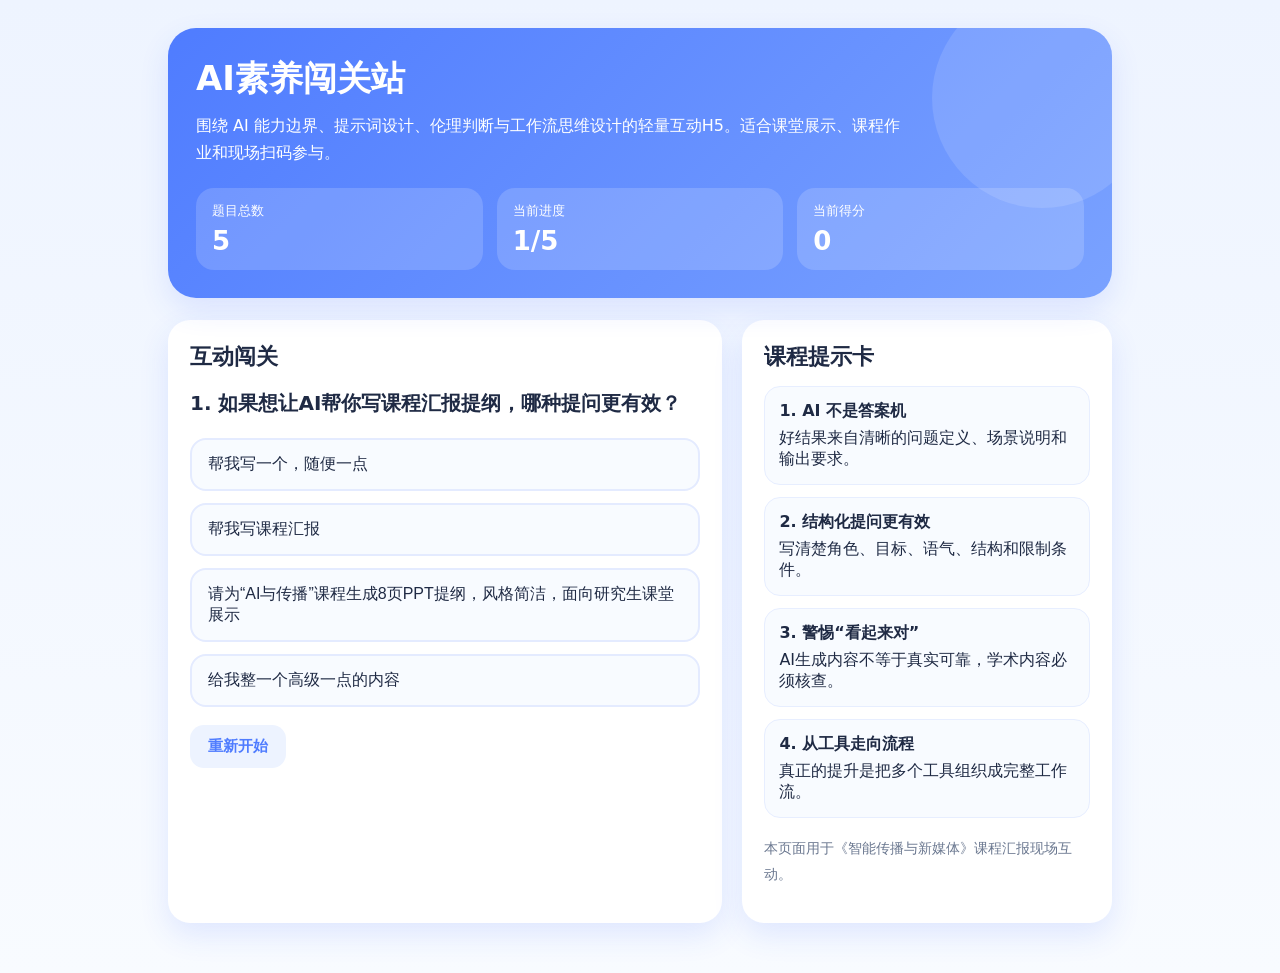
<file: ai-literacy/index.html>
<!DOCTYPE html>
<html lang="zh-CN">
<head>
<meta charset="UTF-8">
<meta name="viewport" content="width=device-width,initial-scale=1.0">
<title>AI素养闯关站</title>
<style>
:root{--p:#4f7cff;--p2:#7aa2ff;--g:#19b37d;--r:#ff6b6b;--t:#1f2a44;--m:#6b7890;--bg:#f6f9ff;--card:#fff}*{box-sizing:border-box}body{margin:0;font-family:PingFang SC,Microsoft YaHei,system-ui,sans-serif;background:linear-gradient(180deg,#eef4ff,#f8fbff);color:var(--t)}.wrap{max-width:980px;margin:0 auto;padding:28px 18px 50px}.hero{background:linear-gradient(135deg,var(--p),var(--p2));color:#fff;border-radius:28px;padding:28px;box-shadow:0 12px 30px rgba(46,88,255,.12);position:relative;overflow:hidden}.hero:after{content:"";position:absolute;width:220px;height:220px;right:-40px;top:-40px;border-radius:50%;background:rgba(255,255,255,.12)}h1{margin:0 0 10px;font-size:34px}.subtitle{margin:0;font-size:16px;line-height:1.7;max-width:720px}.stats{display:grid;grid-template-columns:repeat(3,1fr);gap:14px;margin-top:22px}.stat{background:rgba(255,255,255,.16);border-radius:18px;padding:14px 16px}.stat-label{font-size:13px}.stat-value{margin-top:6px;font-size:26px;font-weight:700}.grid{margin-top:22px;display:grid;grid-template-columns:1.2fr .8fr;gap:20px}.card{background:var(--card);border-radius:22px;box-shadow:0 12px 30px rgba(46,88,255,.12);padding:22px}.card h2{margin:0 0 14px;font-size:22px}.question{font-size:20px;line-height:1.7;margin-bottom:18px;font-weight:600}.options{display:grid;gap:12px}button.option{width:100%;text-align:left;border:2px solid #e4ebff;background:#f8fbff;border-radius:16px;padding:14px 16px;font-size:16px;color:var(--t);cursor:pointer}button.option:hover{border-color:var(--p2);transform:translateY(-1px)}button.option.correct{background:#eafbf4;border-color:#1fc88a}button.option.wrong{background:#fff1f1;border-color:#ff8b8b}button.option:disabled{cursor:default;opacity:1}.feedback{margin-top:16px;padding:14px 16px;border-radius:14px;font-size:15px;line-height:1.7;display:none}.feedback.show{display:block}.feedback.good{background:#eafbf4;color:#0c6c47}.feedback.bad{background:#fff1f1;color:#a13636}.actions{display:flex;gap:12px;margin-top:18px;flex-wrap:wrap}.primary,.ghost{border:none;border-radius:14px;padding:12px 18px;font-size:15px;font-weight:600;cursor:pointer}.primary{background:var(--p);color:#fff}.ghost{background:#edf3ff;color:var(--p)}.tip-list{display:grid;gap:12px}.tip{background:#f8fbff;border:1px solid #e7eeff;border-radius:16px;padding:14px}.tip strong{display:block;margin-bottom:6px}.result-box{text-align:center;padding:18px 10px 6px;display:none}.result-box.show{display:block}.result-score{font-size:54px;font-weight:800;color:var(--p);line-height:1;margin-bottom:10px}.badge{display:inline-block;margin-top:10px;padding:8px 14px;border-radius:999px;font-size:14px;background:#edf3ff;color:var(--p);font-weight:700}.footer-note{margin-top:18px;font-size:14px;color:var(--m);line-height:1.8}@media(max-width:860px){.grid,.stats{grid-template-columns:1fr}h1{font-size:28px}.question{font-size:18px}}
</style>
</head>
<body>
<div class="wrap">
<section class="hero">
<h1>AI素养闯关站</h1>
<p class="subtitle">围绕 AI 能力边界、提示词设计、伦理判断与工作流思维设计的轻量互动H5。适合课堂展示、课程作业和现场扫码参与。</p>
<div class="stats"><div class="stat"><div class="stat-label">题目总数</div><div class="stat-value">5</div></div><div class="stat"><div class="stat-label">当前进度</div><div class="stat-value"><span id="progressNow">1</span>/<span id="progressTotal">5</span></div></div><div class="stat"><div class="stat-label">当前得分</div><div class="stat-value" id="score">0</div></div></div>
</section>
<section class="grid">
<div class="card"><h2>互动闯关</h2><div id="quizArea"><div class="question" id="questionText"></div><div class="options" id="optionsBox"></div><div class="feedback" id="feedbackBox"></div><div class="actions"><button class="primary" id="nextBtn" style="display:none">下一题</button><button class="ghost" id="restartBtn">重新开始</button></div></div><div class="result-box" id="resultBox"><div class="result-score" id="finalScore">0</div><div>你的 AI 素养闯关得分</div><div class="badge" id="levelText">继续努力</div><p class="footer-note" id="summaryText"></p><div class="actions" style="justify-content:center"><button class="primary" onclick="restartQuiz()">再玩一次</button></div></div></div>
<div class="card"><h2>课程提示卡</h2><div class="tip-list"><div class="tip"><strong>1. AI 不是答案机</strong>好结果来自清晰的问题定义、场景说明和输出要求。</div><div class="tip"><strong>2. 结构化提问更有效</strong>写清楚角色、目标、语气、结构和限制条件。</div><div class="tip"><strong>3. 警惕“看起来对”</strong>AI生成内容不等于真实可靠，学术内容必须核查。</div><div class="tip"><strong>4. 从工具走向流程</strong>真正的提升是把多个工具组织成完整工作流。</div></div><p class="footer-note">本页面用于《智能传播与新媒体》课程汇报现场互动。</p></div>
</section>
</div>
<script>
const questions=[{q:'如果想让AI帮你写课程汇报提纲，哪种提问更有效？',options:['帮我写一个，随便一点','帮我写课程汇报','请为“AI与传播”课程生成8页PPT提纲，风格简洁，面向研究生课堂展示','给我整一个高级一点的内容'],answer:2,explain:'结构化提问更容易得到稳定结果，需要说明主题、用途、页数、风格和受众。'},{q:'以下哪一项最符合“AI能力边界”的理解？',options:['AI输出流畅，所以一定正确','AI可以替代所有人的独立判断','AI擅长生成和整理，但不天然保证真实性，需要人核查','只要提示词写得长，AI就不会出错'],answer:2,explain:'AI会出现幻觉、误引和逻辑偏差，关键事实仍需人工验证。'},{q:'哪种做法最接近“把AI变成工作流”？',options:['只用一个模型聊天，不做后续整理','先用AI生成结构，再用另一工具做图示，最后人工修改整合','把AI回答原封不动交作业','每次随意提问，不保留经验'],answer:1,explain:'工作流强调分步骤协同：生成、筛选、可视化、修改和输出。'},{q:'如果课程要求做一个互动H5页面，合理的入门路径是什么？',options:['必须先精通高级编程才可以开始','可以先让AI生成基础HTML，再边修改边理解代码','完全不需要看代码，随便复制即可','互动页面和AI课程没有关系'],answer:1,explain:'“先生成、再理解、再修改”适合入门。AI降低门槛，但理解代码结构仍重要。'},{q:'关于AI时代的学习方式，哪种理解更合理？',options:['以后只需要会点按钮操作','最重要的是背更多术语','关键能力是把问题表达清楚、组织工具、完成任务','AI出现后，专业学习没有意义了'],answer:2,explain:'真正稀缺的是问题拆解、结构化表达和把工具转成成果的能力。'}];
let current=0,score=0,locked=false;const questionText=document.getElementById('questionText'),optionsBox=document.getElementById('optionsBox'),feedbackBox=document.getElementById('feedbackBox'),nextBtn=document.getElementById('nextBtn'),restartBtn=document.getElementById('restartBtn'),scoreEl=document.getElementById('score'),progressNow=document.getElementById('progressNow'),progressTotal=document.getElementById('progressTotal'),resultBox=document.getElementById('resultBox'),quizArea=document.getElementById('quizArea'),finalScore=document.getElementById('finalScore'),levelText=document.getElementById('levelText'),summaryText=document.getElementById('summaryText');progressTotal.textContent=questions.length;
function renderQuestion(){locked=false;nextBtn.style.display='none';feedbackBox.className='feedback';feedbackBox.textContent='';progressNow.textContent=current+1;scoreEl.textContent=score;const item=questions[current];questionText.textContent=(current+1)+'. '+item.q;optionsBox.innerHTML='';item.options.forEach((opt,idx)=>{const btn=document.createElement('button');btn.className='option';btn.textContent=opt;btn.onclick=()=>chooseOption(idx,btn);optionsBox.appendChild(btn);});}
function chooseOption(index,btn){if(locked)return;locked=true;const item=questions[current];const buttons=[...document.querySelectorAll('.option')];buttons.forEach((b,i)=>{b.disabled=true;if(i===item.answer)b.classList.add('correct')});if(index===item.answer){score+=20;scoreEl.textContent=score;feedbackBox.className='feedback show good';feedbackBox.textContent='回答正确。'+item.explain}else{btn.classList.add('wrong');feedbackBox.className='feedback show bad';feedbackBox.textContent='这题答错了。'+item.explain}nextBtn.style.display='inline-block';nextBtn.textContent=current===questions.length-1?'查看结果':'下一题'}
function showResult(){quizArea.style.display='none';resultBox.classList.add('show');finalScore.textContent=score;let level='',summary='';if(score===100){level='AI素养达人';summary='你已经比较清晰地理解了AI能力边界、结构化提问和工作流思维。'}else if(score>=80){level='AI应用进阶者';summary='基础已经不错，下一步重点是把提示词能力和项目输出能力结合起来。'}else if(score>=60){level='AI探索者';summary='已经入门，但还需要更多结构化提问和内容核查练习。'}else{level='AI起步选手';summary='建议从清晰提问、拆解任务、反复修改开始，慢慢形成自己的工作流。'}levelText.textContent=level;summaryText.textContent=summary}
function restartQuiz(){current=0;score=0;resultBox.classList.remove('show');quizArea.style.display='block';renderQuestion()}nextBtn.addEventListener('click',()=>{if(current===questions.length-1)showResult();else{current++;renderQuestion()}});restartBtn.addEventListener('click',restartQuiz);renderQuestion();
</script>
</body>
</html>
</file>
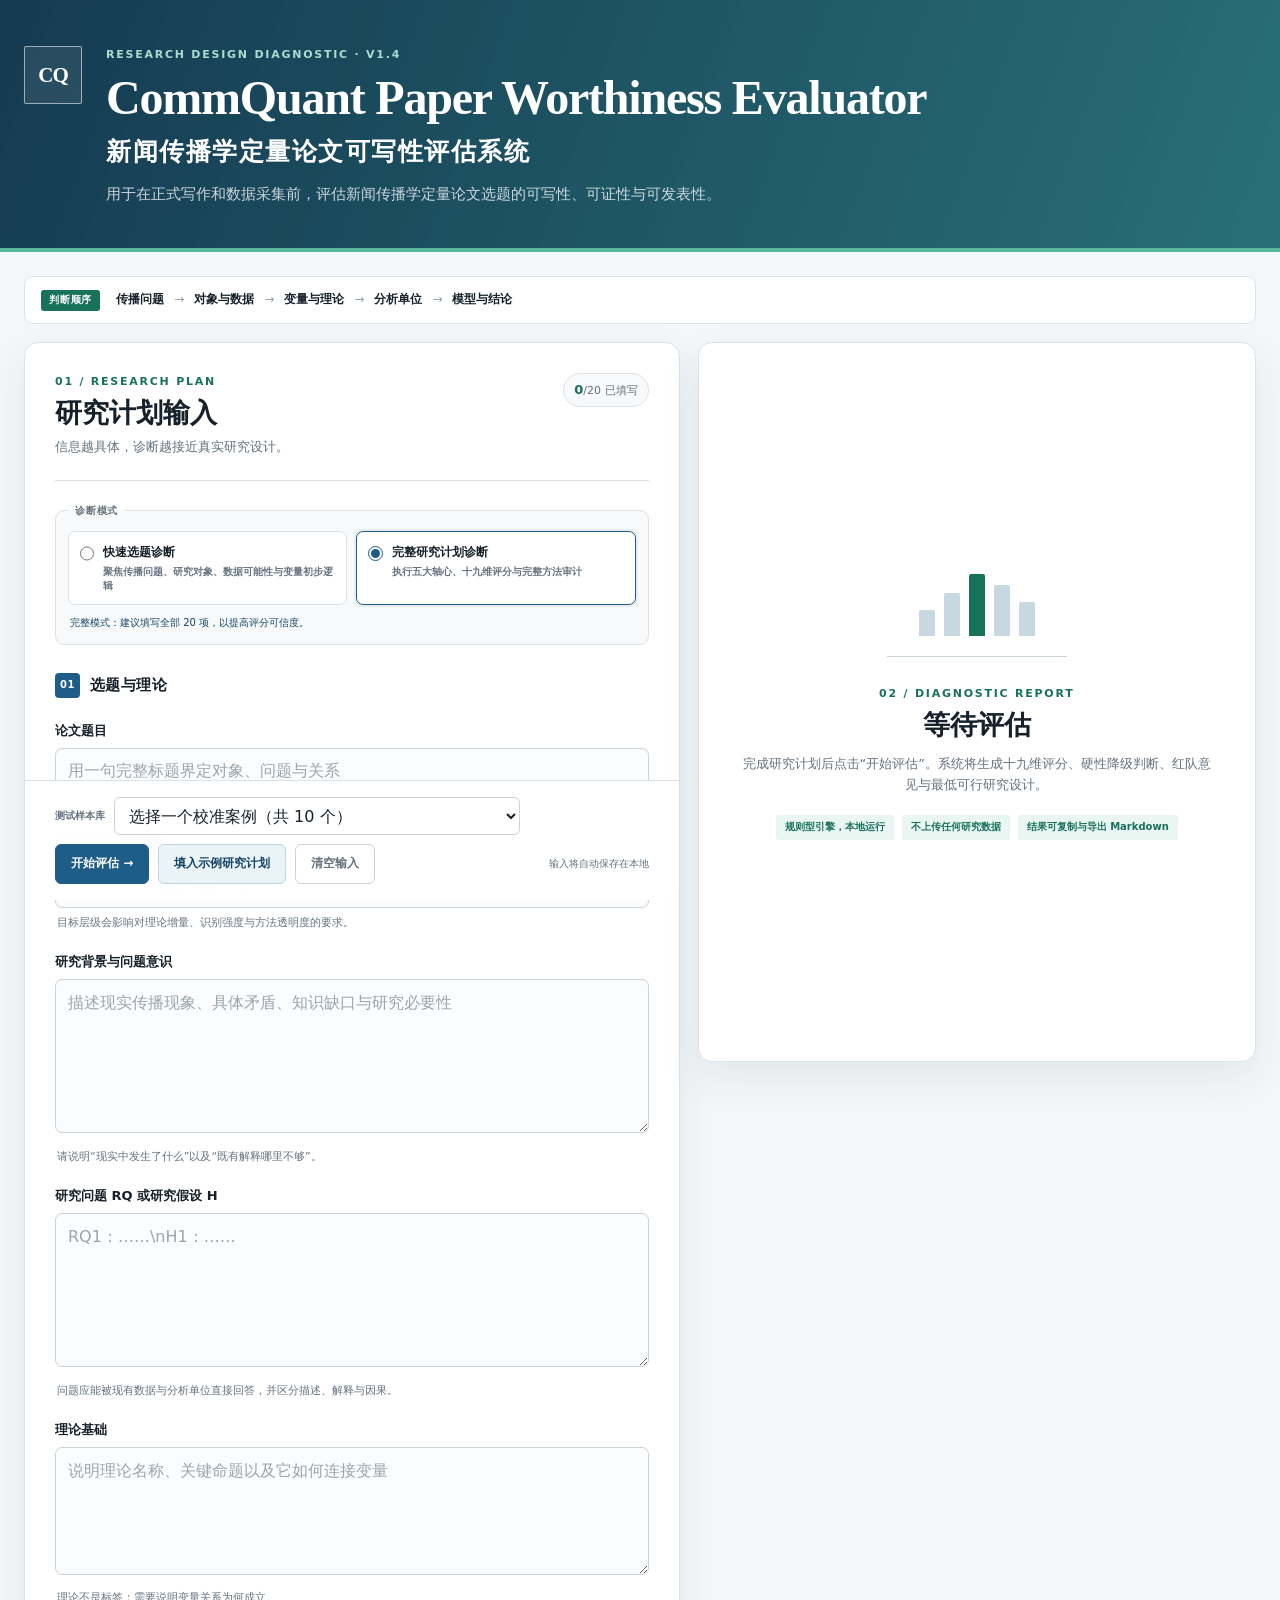
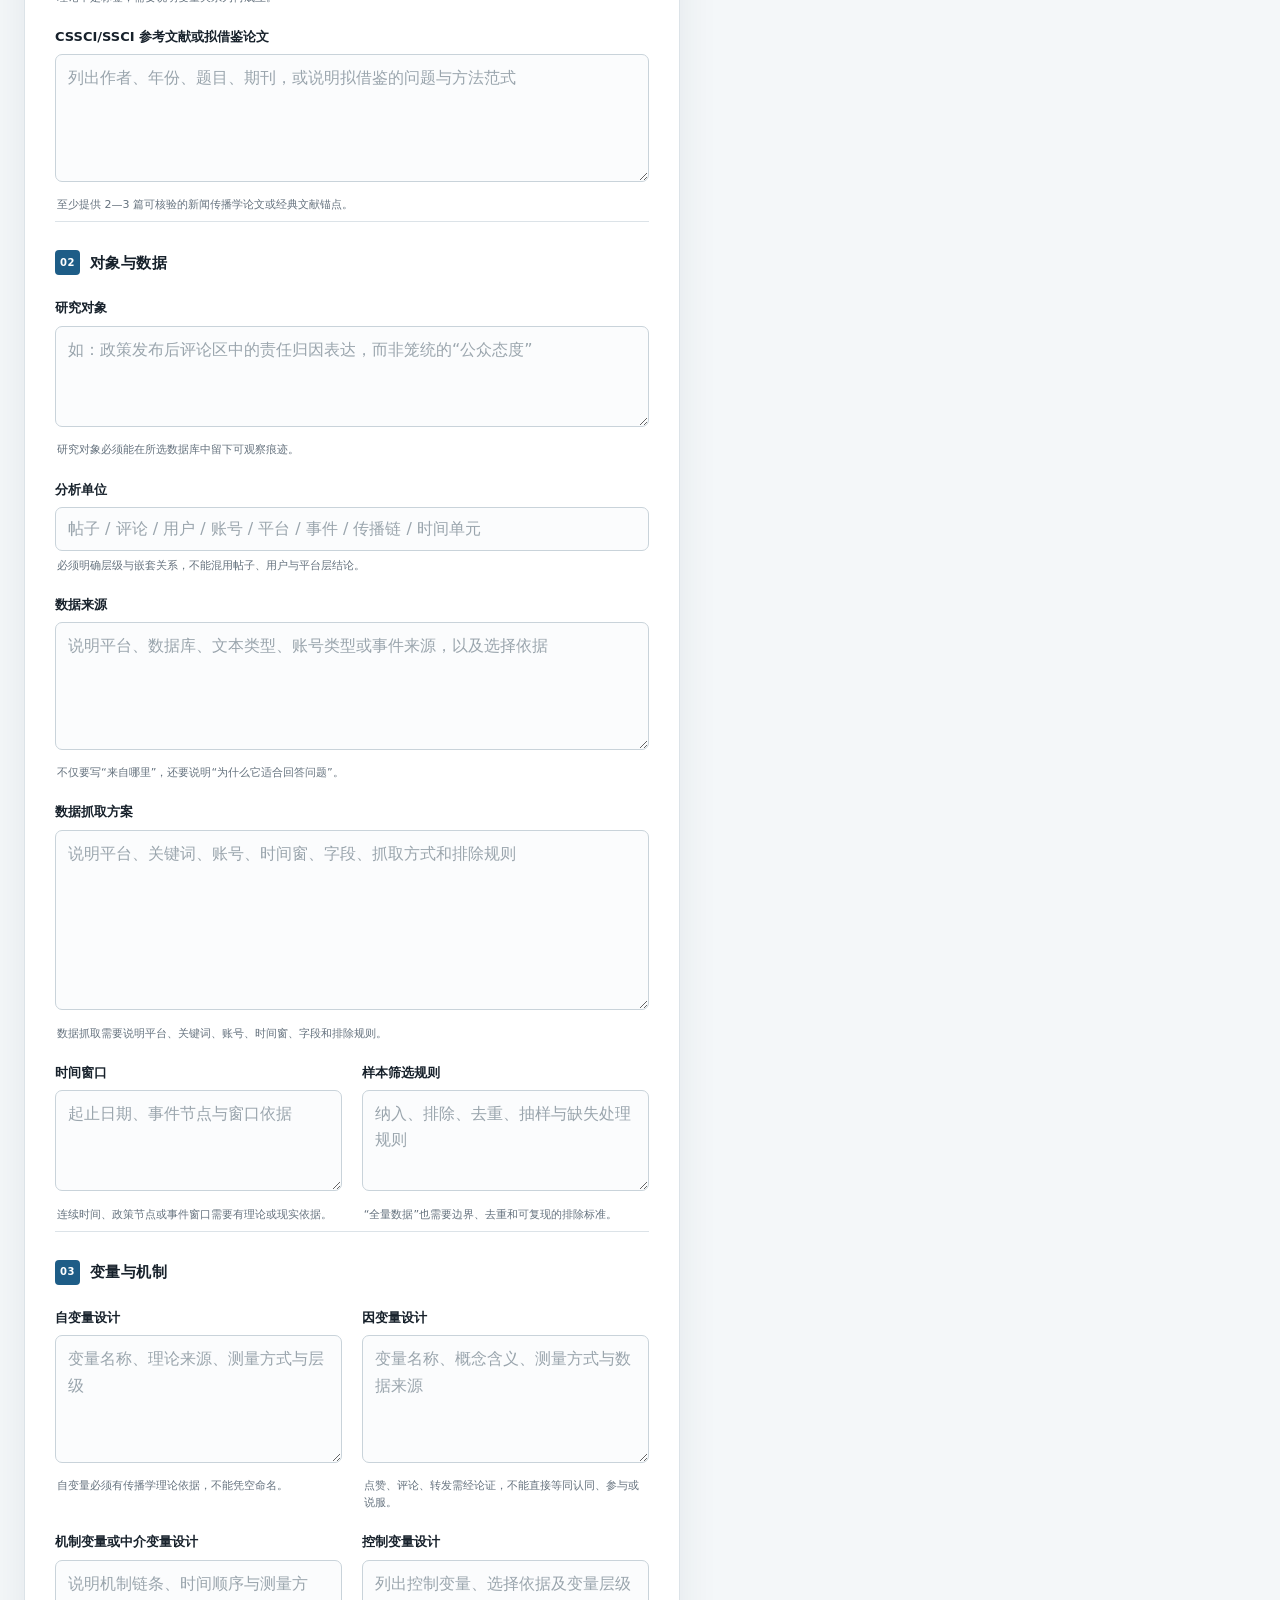
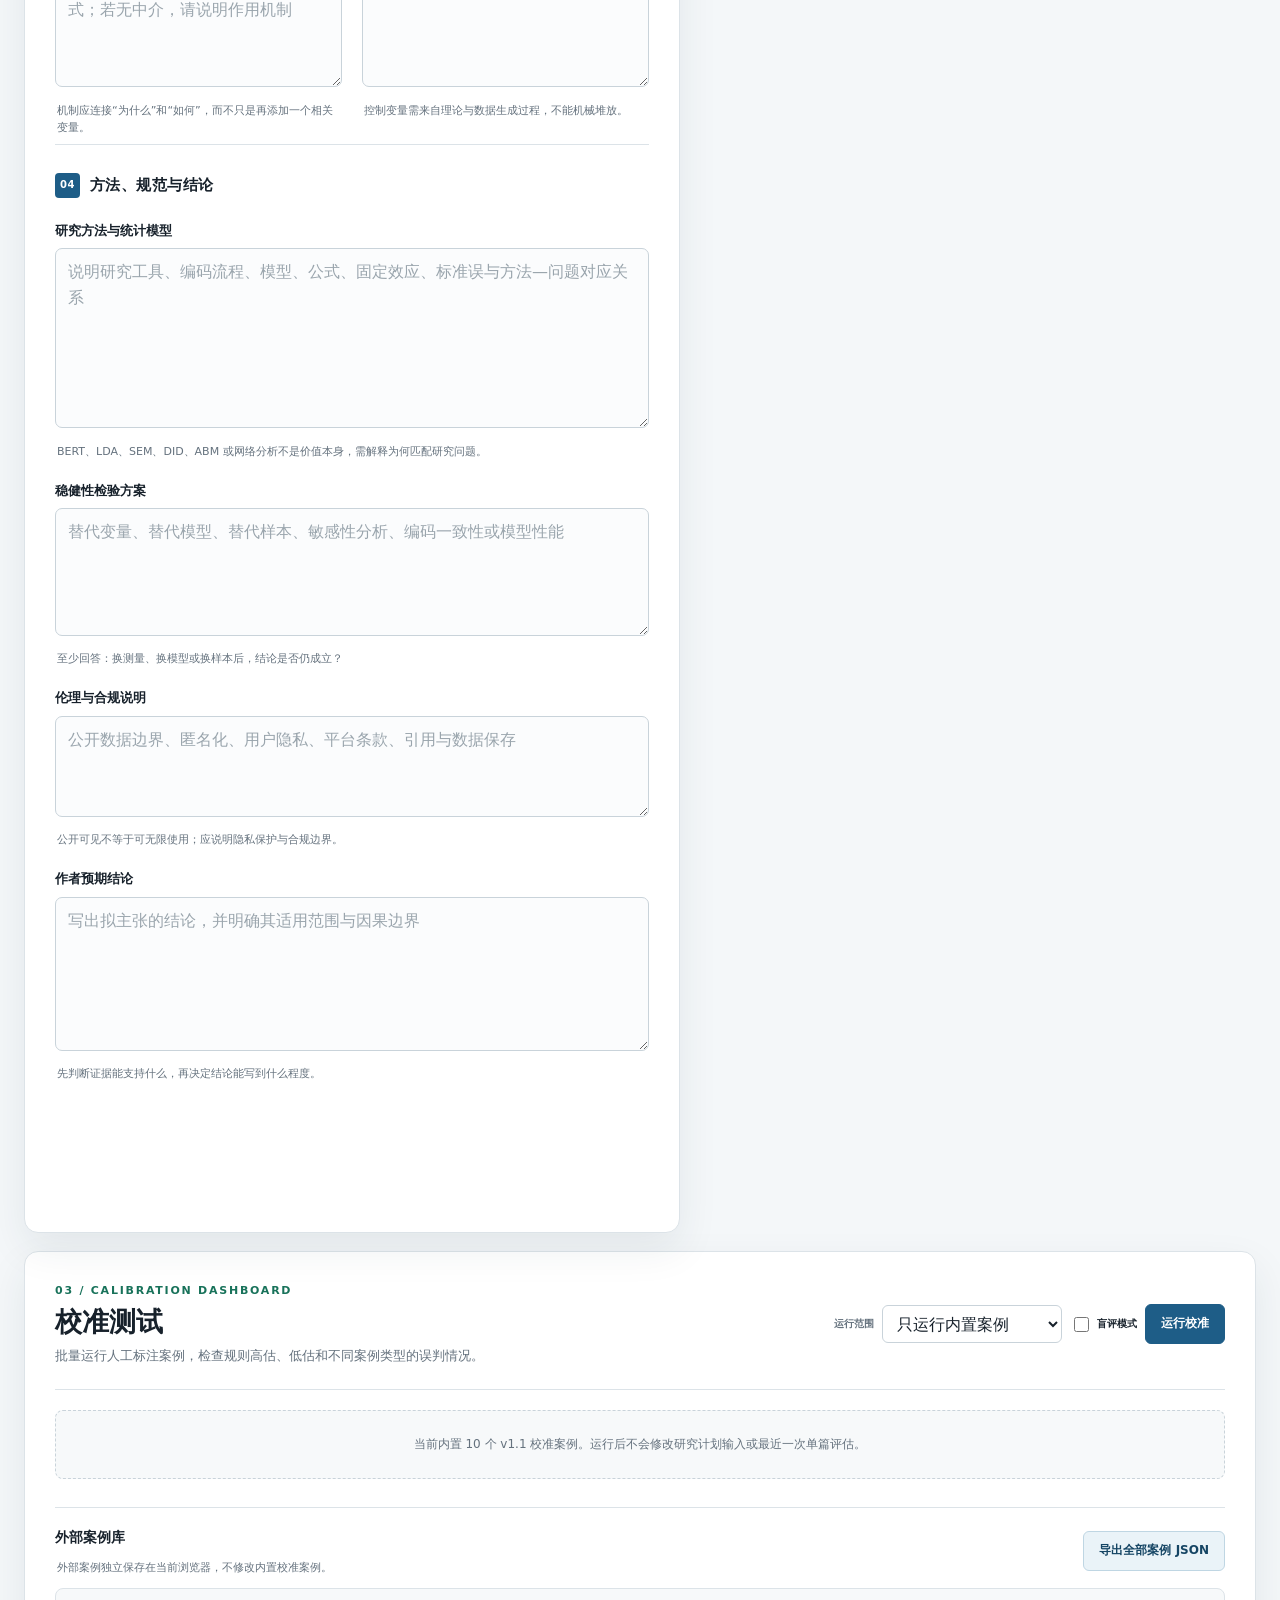
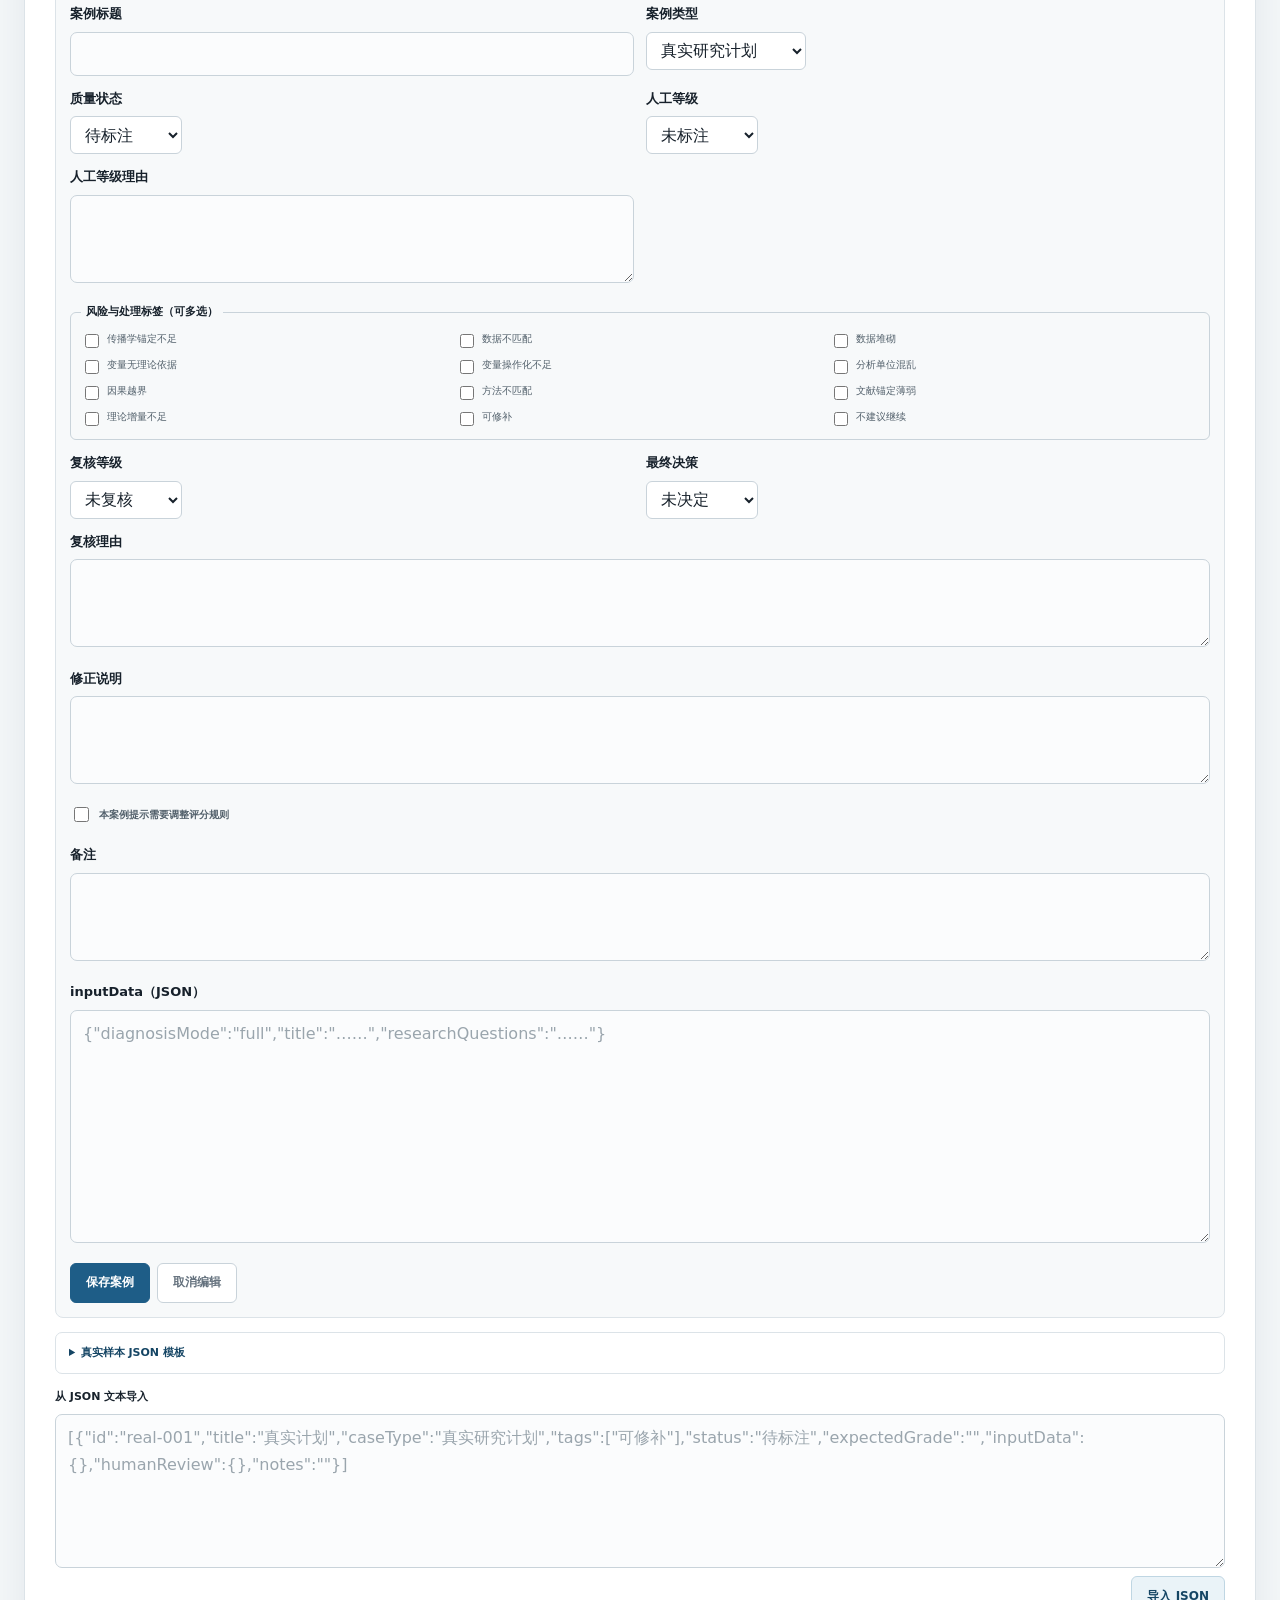
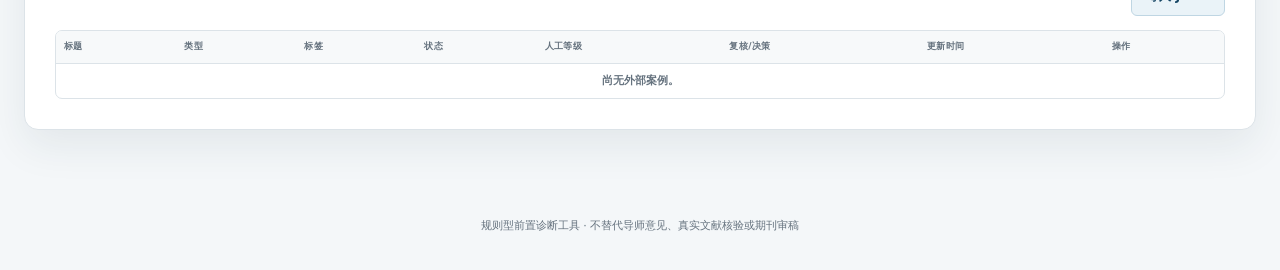
<file: commquant/index.html>
<!doctype html>
<html lang="zh-CN">
<head>
  <meta charset="UTF-8">
  <meta name="viewport" content="width=device-width, initial-scale=1.0">
  <meta name="description" content="新闻传播学定量论文研究设计前置诊断工具">
  <title>CommQuant Paper Worthiness Evaluator</title>
  <link rel="stylesheet" href="style.css">
</head>
<body>
  <header class="site-header">
    <div class="header-inner">
      <div class="brand-mark" aria-hidden="true">CQ</div>
      <div>
        <p class="eyebrow">RESEARCH DESIGN DIAGNOSTIC · V1.4</p>
        <h1>CommQuant Paper Worthiness Evaluator</h1>
        <p class="title-cn">新闻传播学定量论文可写性评估系统</p>
        <p class="subtitle">用于在正式写作和数据采集前，评估新闻传播学定量论文选题的可写性、可证性与可发表性。</p>
      </div>
    </div>
  </header>

  <main class="app-shell">
    <section class="principles" aria-label="评估原则">
      <span class="principle-index">判断顺序</span>
      <span>传播问题</span><i>→</i><span>对象与数据</span><i>→</i><span>变量与理论</span><i>→</i><span>分析单位</span><i>→</i><span>模型与结论</span>
    </section>

    <div class="workspace-grid">
      <section class="panel input-panel" aria-labelledby="input-title">
        <div class="panel-heading">
          <div>
            <p class="section-kicker">01 / RESEARCH PLAN</p>
            <h2 id="input-title">研究计划输入</h2>
            <p>信息越具体，诊断越接近真实研究设计。</p>
          </div>
          <span class="field-counter"><strong id="completed-count">0</strong>/20 已填写</span>
        </div>

        <fieldset class="mode-selector">
          <legend>诊断模式</legend>
          <label class="mode-option">
            <input type="radio" name="diagnosisMode" value="quick">
            <span>
              <strong>快速选题诊断</strong>
              <small>聚焦传播问题、研究对象、数据可能性与变量初步逻辑</small>
            </span>
          </label>
          <label class="mode-option">
            <input type="radio" name="diagnosisMode" value="full" checked>
            <span>
              <strong>完整研究计划诊断</strong>
              <small>执行五大轴心、十九维评分与完整方法审计</small>
            </span>
          </label>
          <p id="mode-help" class="mode-help">完整模式：建议填写全部 20 项，以提高评分可信度。</p>
        </fieldset>

        <form id="research-form" novalidate>
          <div class="form-section">
            <h3><span>01</span> 选题与理论</h3>

            <div class="field full-width">
              <label for="title">论文题目</label>
              <input id="title" name="title" type="text" placeholder="用一句完整标题界定对象、问题与关系">
              <p class="hint">建议包含研究对象与核心传播问题，避免只有平台名与方法名。</p>
            </div>

            <div class="field full-width full-mode-only">
              <label for="targetJournal">目标期刊或目标层级</label>
              <input id="targetJournal" name="targetJournal" type="text" placeholder="如：CSSCI 新闻传播学期刊 / SSCI Q2 / 硕士学位论文">
              <p class="hint">目标层级会影响对理论增量、识别强度与方法透明度的要求。</p>
            </div>

            <div class="field full-width">
              <label for="background">研究背景与问题意识</label>
              <textarea id="background" name="background" rows="5" placeholder="描述现实传播现象、具体矛盾、知识缺口与研究必要性"></textarea>
              <p class="hint">请说明“现实中发生了什么”以及“既有解释哪里不够”。</p>
            </div>

            <div class="field full-width">
              <label for="researchQuestions">研究问题 RQ 或研究假设 H</label>
              <textarea id="researchQuestions" name="researchQuestions" rows="5" placeholder="RQ1：……\nH1：……"></textarea>
              <p class="hint">问题应能被现有数据与分析单位直接回答，并区分描述、解释与因果。</p>
            </div>

            <div class="field full-width">
              <label for="theory">理论基础</label>
              <textarea id="theory" name="theory" rows="4" placeholder="说明理论名称、关键命题以及它如何连接变量"></textarea>
              <p class="hint">理论不是标签；需要说明变量关系为何成立。</p>
            </div>

            <div class="field full-width full-mode-only">
              <label for="literature">CSSCI/SSCI 参考文献或拟借鉴论文</label>
              <textarea id="literature" name="literature" rows="4" placeholder="列出作者、年份、题目、期刊，或说明拟借鉴的问题与方法范式"></textarea>
              <p class="hint">至少提供 2—3 篇可核验的新闻传播学论文或经典文献锚点。</p>
            </div>
          </div>

          <div class="form-section">
            <h3><span>02</span> 对象与数据</h3>

            <div class="field full-width">
              <label for="researchObject">研究对象</label>
              <textarea id="researchObject" name="researchObject" rows="3" placeholder="如：政策发布后评论区中的责任归因表达，而非笼统的“公众态度”"></textarea>
              <p class="hint">研究对象必须能在所选数据库中留下可观察痕迹。</p>
            </div>

            <div class="field full-width full-mode-only">
              <label for="unitOfAnalysis">分析单位</label>
              <input id="unitOfAnalysis" name="unitOfAnalysis" type="text" placeholder="帖子 / 评论 / 用户 / 账号 / 平台 / 事件 / 传播链 / 时间单元">
              <p class="hint">必须明确层级与嵌套关系，不能混用帖子、用户与平台层结论。</p>
            </div>

            <div class="field full-width">
              <label for="dataSource">数据来源</label>
              <textarea id="dataSource" name="dataSource" rows="4" placeholder="说明平台、数据库、文本类型、账号类型或事件来源，以及选择依据"></textarea>
              <p class="hint">不仅要写“来自哪里”，还要说明“为什么它适合回答问题”。</p>
            </div>

            <div class="field full-width full-mode-only">
              <label for="scrapingPlan">数据抓取方案</label>
              <textarea id="scrapingPlan" name="scrapingPlan" rows="6" placeholder="说明平台、关键词、账号、时间窗、字段、抓取方式和排除规则"></textarea>
              <p class="hint">数据抓取需要说明平台、关键词、账号、时间窗、字段和排除规则。</p>
            </div>

            <div class="field full-mode-only">
              <label for="timeWindow">时间窗口</label>
              <textarea id="timeWindow" name="timeWindow" rows="3" placeholder="起止日期、事件节点与窗口依据"></textarea>
              <p class="hint">连续时间、政策节点或事件窗口需要有理论或现实依据。</p>
            </div>

            <div class="field full-mode-only">
              <label for="samplingRules">样本筛选规则</label>
              <textarea id="samplingRules" name="samplingRules" rows="3" placeholder="纳入、排除、去重、抽样与缺失处理规则"></textarea>
              <p class="hint">“全量数据”也需要边界、去重和可复现的排除标准。</p>
            </div>
          </div>

          <div class="form-section">
            <h3><span>03</span> 变量与机制</h3>

            <div class="field">
              <label for="independentVariables">自变量设计</label>
              <textarea id="independentVariables" name="independentVariables" rows="4" placeholder="变量名称、理论来源、测量方式与层级"></textarea>
              <p class="hint">自变量必须有传播学理论依据，不能凭空命名。</p>
            </div>

            <div class="field">
              <label for="dependentVariables">因变量设计</label>
              <textarea id="dependentVariables" name="dependentVariables" rows="4" placeholder="变量名称、概念含义、测量方式与数据来源"></textarea>
              <p class="hint">点赞、评论、转发需经论证，不能直接等同认同、参与或说服。</p>
            </div>

            <div class="field">
              <label for="mechanismVariables">机制变量或中介变量设计</label>
              <textarea id="mechanismVariables" name="mechanismVariables" rows="4" placeholder="说明机制链条、时间顺序与测量方式；若无中介，请说明作用机制"></textarea>
              <p class="hint">机制应连接“为什么”和“如何”，而不只是再添加一个相关变量。</p>
            </div>

            <div class="field full-mode-only">
              <label for="controlVariables">控制变量设计</label>
              <textarea id="controlVariables" name="controlVariables" rows="4" placeholder="列出控制变量、选择依据及变量层级"></textarea>
              <p class="hint">控制变量需来自理论与数据生成过程，不能机械堆放。</p>
            </div>
          </div>

          <div class="form-section full-mode-only">
            <h3><span>04</span> 方法、规范与结论</h3>

            <div class="field full-width">
              <label for="methods">研究方法与统计模型</label>
              <textarea id="methods" name="methods" rows="6" placeholder="说明研究工具、编码流程、模型、公式、固定效应、标准误与方法—问题对应关系"></textarea>
              <p class="hint">BERT、LDA、SEM、DID、ABM 或网络分析不是价值本身，需解释为何匹配研究问题。</p>
            </div>

            <div class="field full-width">
              <label for="robustness">稳健性检验方案</label>
              <textarea id="robustness" name="robustness" rows="4" placeholder="替代变量、替代模型、替代样本、敏感性分析、编码一致性或模型性能"></textarea>
              <p class="hint">至少回答：换测量、换模型或换样本后，结论是否仍成立？</p>
            </div>

            <div class="field full-width">
              <label for="ethics">伦理与合规说明</label>
              <textarea id="ethics" name="ethics" rows="3" placeholder="公开数据边界、匿名化、用户隐私、平台条款、引用与数据保存"></textarea>
              <p class="hint">公开可见不等于可无限使用；应说明隐私保护与合规边界。</p>
            </div>

            <div class="field full-width">
              <label for="expectedConclusion">作者预期结论</label>
              <textarea id="expectedConclusion" name="expectedConclusion" rows="5" placeholder="写出拟主张的结论，并明确其适用范围与因果边界"></textarea>
              <p class="hint">先判断证据能支持什么，再决定结论能写到什么程度。</p>
            </div>
          </div>
        </form>

        <div class="action-bar">
          <div class="case-loader">
            <label for="test-case-select">测试样本库</label>
            <select id="test-case-select">
              <option value="">选择一个校准案例（共 10 个）</option>
            </select>
            <span id="case-expected" class="case-expected"></span>
          </div>
          <button type="button" id="evaluate-btn" class="button button-primary">开始评估 <span>→</span></button>
          <button type="button" id="example-btn" class="button button-secondary">填入示例研究计划</button>
          <button type="button" id="clear-btn" class="button button-ghost">清空输入</button>
          <p id="save-status" class="save-status" aria-live="polite">输入将自动保存在本地</p>
        </div>
      </section>

      <aside class="panel result-panel" aria-labelledby="result-title">
        <div id="empty-state" class="empty-state">
          <div class="empty-graphic" aria-hidden="true">
            <span></span><span></span><span></span><span></span><span></span>
          </div>
          <p class="section-kicker">02 / DIAGNOSTIC REPORT</p>
          <h2 id="result-title">等待评估</h2>
          <p>完成研究计划后点击“开始评估”。系统将生成十九维评分、硬性降级判断、红队意见与最低可行研究设计。</p>
          <ul class="empty-checklist">
            <li>规则型引擎，本地运行</li>
            <li>不上传任何研究数据</li>
            <li>结果可复制与导出 Markdown</li>
          </ul>
        </div>

        <div id="result-content" class="result-content hidden" aria-live="polite">
          <div class="result-toolbar">
            <div>
              <p class="section-kicker">02 / DIAGNOSTIC REPORT</p>
              <h2>评估结果</h2>
            </div>
            <span id="result-time" class="result-time"></span>
          </div>

          <section class="verdict-card">
            <div class="grade-wrap">
              <span class="grade-label">最终等级</span>
              <strong id="grade-badge" class="grade-badge grade-c">C</strong>
            </div>
            <div class="score-wrap">
              <span>综合分</span>
              <strong><span id="total-score">0.00</span><small>/ 5</small></strong>
              <p id="raw-grade-note"></p>
            </div>
            <div class="confidence-wrap">
              <span>评分可信度</span>
              <strong id="confidence-badge" class="confidence-badge confidence-medium">中</strong>
              <p id="confidence-reason"></p>
            </div>
            <div id="mode-badge" class="mode-badge">完整研究计划诊断</div>
            <div class="completeness-wrap">
              <div class="completeness-meta">
                <span>研究设计完整度</span>
                <strong><span id="completeness-score">0</span>/100</strong>
              </div>
              <div class="completeness-track"><div id="completeness-fill" class="completeness-fill"></div></div>
              <p id="completeness-explanation"></p>
              <p id="completeness-warning" class="completeness-warning hidden"></p>
            </div>
            <p id="one-line-verdict" class="one-line-verdict"></p>
            <div id="continue-badge" class="continue-badge"></div>
          </section>

          <section id="axis-section" class="result-section">
            <div class="result-section-heading">
              <span>01</span>
              <h3 id="axis-heading-title">五大轴心</h3>
            </div>
            <div id="axis-bars" class="axis-bars"></div>
          </section>

          <section class="result-section">
            <div class="result-section-heading">
              <span>02</span>
              <h3>问题—数据—变量—方法对应矩阵</h3>
            </div>
            <div class="table-wrap alignment-table-wrap">
              <table>
                <thead><tr><th>要素</th><th>提取内容</th><th>对应项</th><th>判断</th></tr></thead>
                <tbody id="alignment-matrix"></tbody>
              </table>
            </div>
            <div id="alignment-alerts" class="alignment-alerts"></div>
          </section>

          <section class="result-section">
            <div class="result-section-heading">
              <span>03</span>
              <h3 id="matrix-heading-title">十九维评分矩阵</h3>
            </div>
            <div class="table-wrap">
              <table>
                <thead><tr><th>维度</th><th>分数</th><th>诊断</th><th>风险</th></tr></thead>
                <tbody id="score-matrix"></tbody>
              </table>
            </div>
          </section>

          <section class="result-section warning-section">
            <div class="result-section-heading">
              <span>04</span>
              <h3>硬性降级触发项</h3>
            </div>
            <div id="downgrades"></div>
          </section>

          <section class="result-section">
            <div class="result-section-heading"><span>05</span><h3>专题诊断</h3></div>
            <div id="diagnostic-accordions" class="diagnostic-accordions"></div>
          </section>

          <section class="result-section literature-section">
            <div class="result-section-heading"><span>06</span><h3>本地文献锚定匹配</h3></div>
            <div id="literature-anchor-result"></div>
          </section>

          <section class="result-section risk-section">
            <div class="result-section-heading"><span>07</span><h3>审稿风险优先级</h3></div>
            <div id="reviewer-risks" class="priority-risk-list"></div>
          </section>

          <section class="result-section revision-section">
            <div class="result-section-heading"><span>08</span><h3>修改路径</h3></div>
            <div id="revision-path" class="revision-grid"></div>
          </section>

          <section class="result-section mvp-section">
            <div class="result-section-heading"><span>09</span><h3>最低可行研究设计（增强版）</h3></div>
            <div id="minimum-design" class="minimum-design"></div>
          </section>

          <section class="result-section audit-section">
            <div class="result-section-heading"><span>10</span><h3>规则审计摘要</h3></div>
            <div id="rule-audit" class="audit-grid"></div>
          </section>

          <section class="result-section trace-section">
            <details id="rule-trace-panel" class="diagnostic-item">
              <summary>11 · 规则追踪（默认折叠）</summary>
              <div class="diagnostic-body"><div id="rule-trace"></div></div>
            </details>
          </section>

          <section class="result-section">
            <div class="result-section-heading"><span>12</span><h3>重复惩罚检测</h3></div>
            <div id="duplicate-penalties"></div>
          </section>

          <section class="result-section">
            <div class="result-section-heading"><span>13</span><h3>权重敏感性分析</h3></div>
            <div id="weight-sensitivity"></div>
          </section>

          <div class="report-actions">
            <label class="report-mode-control" for="report-mode">报告模式
              <select id="report-mode">
                <option value="full">完整诊断版</option>
                <option value="advisor">导师沟通版</option>
                <option value="showcase">产品展示版</option>
              </select>
            </label>
            <button type="button" id="copy-btn" class="button button-secondary">复制当前报告</button>
            <button type="button" id="download-btn" class="button button-primary">下载 Markdown 报告</button>
            <p id="action-feedback" role="status"></p>
          </div>
        </div>
      </aside>
    </div>

    <section id="calibration-dashboard" class="panel calibration-panel" aria-labelledby="calibration-title">
      <div class="panel-heading calibration-heading">
        <div>
          <p class="section-kicker">03 / CALIBRATION DASHBOARD</p>
          <h2 id="calibration-title">校准测试</h2>
          <p>批量运行人工标注案例，检查规则高估、低估和不同案例类型的误判情况。</p>
        </div>
        <div class="calibration-run-controls">
          <label for="calibration-scope">运行范围</label>
          <select id="calibration-scope">
            <option value="builtin">只运行内置案例</option>
            <option value="external">只运行外部案例</option>
            <option value="all">运行全部案例</option>
          </select>
          <label class="blind-toggle"><input type="checkbox" id="blind-calibration"> 盲评模式</label>
          <button type="button" id="run-calibration-btn" class="button button-primary">运行校准</button>
        </div>
      </div>

      <div id="calibration-empty" class="calibration-empty">
        当前内置 10 个 v1.1 校准案例。运行后不会修改研究计划输入或最近一次单篇评估。
      </div>

      <div id="calibration-results" class="hidden">
        <div class="calibration-export-bar">
          <button type="button" id="reveal-expected-btn" class="button button-secondary hidden">揭示人工预期等级</button>
          <button type="button" id="export-calibration-json-btn" class="button button-ghost">导出校准 JSON</button>
          <button type="button" id="export-calibration-csv-btn" class="button button-ghost">导出校准 CSV</button>
          <button type="button" id="download-calibration-md-btn" class="button button-ghost">下载校准 Markdown</button>
        </div>
        <div id="calibration-stats" class="calibration-stats"></div>

        <div class="calibration-subsection">
          <h3>误判统计摘要</h3>
          <div id="misclassification-summary" class="misclassification-summary"></div>
        </div>

        <div class="calibration-subsection">
          <h3>实际等级分布</h3>
          <div id="calibration-distribution" class="grade-distribution"></div>
        </div>

        <div class="calibration-subsection">
          <h3>案例结果</h3>
          <p class="table-scroll-hint">表格内容较多，可左右滑动查看全部列 →</p>
          <div class="table-wrap calibration-table-wrap">
            <table>
              <thead>
                <tr>
                  <th>标题</th><th>类型</th><th>标签</th><th>状态</th><th>人工</th><th>系统</th><th>分数</th>
                  <th>结果</th><th>幅度</th><th>降级</th><th>风险</th><th>可信</th>
                </tr>
              </thead>
              <tbody id="calibration-table-body"></tbody>
            </table>
          </div>
        </div>

        <div class="calibration-subsection">
          <h3>各案例类型误判</h3>
          <div id="calibration-type-stats" class="type-stats-grid"></div>
        </div>

        <div class="calibration-subsection misclassification-section">
          <div class="subsection-heading">
            <h3>误判日志</h3>
            <button type="button" id="copy-misclassification-btn" class="button button-secondary">复制误判日志</button>
          </div>
          <div id="misclassification-log"></div>
          <div class="correction-history">
            <h4>误判修正记录</h4>
            <div id="correction-records"></div>
          </div>
          <p id="misclassification-feedback" class="save-status" role="status"></p>
        </div>
      </div>

      <div class="calibration-subsection case-bank-section">
        <div class="subsection-heading">
          <div>
            <h3>外部案例库</h3>
            <p class="hint">外部案例独立保存在当前浏览器，不修改内置校准案例。</p>
          </div>
          <button type="button" id="export-external-cases-btn" class="button button-secondary">导出全部案例 JSON</button>
        </div>

        <form id="external-case-form" class="external-case-form">
          <input type="hidden" id="external-case-id">
          <div class="field"><label for="external-case-title">案例标题</label><input id="external-case-title" required></div>
          <div class="field"><label for="external-case-type">案例类型</label><select id="external-case-type"></select></div>
          <div class="field"><label for="external-case-status">质量状态</label><select id="external-case-status"></select></div>
          <div class="field"><label for="external-case-grade">人工等级</label>
            <select id="external-case-grade"><option value="">未标注</option><option>A</option><option>B</option><option>C</option><option>D</option><option>E</option></select>
          </div>
          <div class="field"><label for="external-case-reason">人工等级理由</label><textarea id="external-case-reason" rows="2"></textarea></div>
          <fieldset class="field full-width tag-fieldset">
            <legend>风险与处理标签（可多选）</legend>
            <div id="external-case-tags" class="tag-checkbox-grid"></div>
          </fieldset>
          <div class="field"><label for="reviewer-grade">复核等级</label>
            <select id="reviewer-grade"><option value="">未复核</option><option>A</option><option>B</option><option>C</option><option>D</option><option>E</option></select>
          </div>
          <div class="field"><label for="final-decision">最终决策</label>
            <select id="final-decision"><option value="">未决定</option><option>继续</option><option>重构</option><option>放弃</option><option>暂缓</option></select>
          </div>
          <div class="field full-width"><label for="reviewer-reason">复核理由</label><textarea id="reviewer-reason" rows="2"></textarea></div>
          <div class="field full-width"><label for="correction-notes">修正说明</label><textarea id="correction-notes" rows="2"></textarea></div>
          <label class="review-adjustment full-width"><input type="checkbox" id="rule-adjustment-needed"> 本案例提示需要调整评分规则</label>
          <div class="field full-width"><label for="external-case-notes">备注</label><textarea id="external-case-notes" rows="2"></textarea></div>
          <div class="field full-width"><label for="external-case-input">inputData（JSON）</label>
            <textarea id="external-case-input" rows="8" placeholder='{"diagnosisMode":"full","title":"……","researchQuestions":"……"}'></textarea>
          </div>
          <div class="case-form-actions full-width">
            <button type="submit" class="button button-primary">保存案例</button>
            <button type="button" id="cancel-external-edit-btn" class="button button-ghost">取消编辑</button>
            <span id="external-case-feedback" class="save-status"></span>
          </div>
        </form>

        <details class="real-case-template-panel">
          <summary>真实样本 JSON 模板</summary>
          <p>复制后替换示例字段；未填写 expectedGrade 的案例会自动标记为“待标注”，且不计入一致率。</p>
          <pre id="real-case-template"></pre>
          <button type="button" id="copy-real-case-template-btn" class="button button-ghost">复制模板</button>
        </details>

        <div class="external-import">
          <label for="external-case-import">从 JSON 文本导入</label>
          <textarea id="external-case-import" rows="5" placeholder='[{"id":"real-001","title":"真实计划","caseType":"真实研究计划","tags":["可修补"],"status":"待标注","expectedGrade":"","inputData":{},"humanReview":{},"notes":""}]'></textarea>
          <button type="button" id="import-external-cases-btn" class="button button-secondary">导入 JSON</button>
        </div>

        <div class="table-wrap external-case-table-wrap">
          <table>
            <thead><tr><th>标题</th><th>类型</th><th>标签</th><th>状态</th><th>人工等级</th><th>复核/决策</th><th>更新时间</th><th>操作</th></tr></thead>
            <tbody id="external-case-table-body"></tbody>
          </table>
        </div>
      </div>
    </section>
  </main>

  <footer>
    <p>规则型前置诊断工具 · 不替代导师意见、真实文献核验或期刊审稿</p>
  </footer>

  <script src="app.js"></script>
</body>
</html>
</file>
<file: commquant/style.css>
:root {
  --bg: #f4f7f9;
  --surface: #ffffff;
  --surface-muted: #f7f9fa;
  --ink: #17212b;
  --muted: #65727e;
  --line: #dce3e8;
  --line-strong: #c9d3da;
  --blue: #1e5d87;
  --blue-dark: #154564;
  --blue-soft: #eaf3f8;
  --green: #18725a;
  --green-soft: #e9f6f1;
  --amber: #a76518;
  --amber-soft: #fff4e4;
  --red: #a73b3b;
  --red-soft: #fff0ef;
  --shadow: 0 16px 40px rgba(26, 49, 66, 0.08);
  --radius: 14px;
}

* { box-sizing: border-box; }

html { scroll-behavior: smooth; }

body {
  margin: 0;
  color: var(--ink);
  background: var(--bg);
  font-family: "PingFang SC", "Microsoft YaHei", system-ui, -apple-system, BlinkMacSystemFont, "Segoe UI", sans-serif;
  line-height: 1.65;
  -webkit-font-smoothing: antialiased;
}

button, input, textarea, select { font: inherit; }
button { cursor: pointer; }

.site-header {
  color: white;
  background:
    linear-gradient(110deg, rgba(13, 52, 76, 0.97), rgba(24, 100, 108, 0.92)),
    repeating-linear-gradient(90deg, transparent 0 80px, rgba(255,255,255,.04) 80px 81px);
  border-bottom: 4px solid #56b79a;
}

.header-inner {
  width: min(1500px, calc(100% - 48px));
  margin: 0 auto;
  padding: 46px 0 42px;
  display: flex;
  gap: 24px;
  align-items: flex-start;
}

.header-inner > div:last-child { min-width: 0; }

.brand-mark {
  width: 58px;
  height: 58px;
  flex: 0 0 58px;
  display: grid;
  place-items: center;
  font-family: Georgia, serif;
  font-size: 21px;
  font-weight: 700;
  letter-spacing: -1px;
  border: 1px solid rgba(255,255,255,.55);
  border-radius: 2px;
  background: rgba(255,255,255,.08);
}

.eyebrow, .section-kicker {
  margin: 0 0 6px;
  font-size: 11px;
  font-weight: 800;
  letter-spacing: .16em;
  text-transform: uppercase;
}

.eyebrow { color: #a9ddcf; }
.section-kicker { color: var(--green); }

h1 {
  margin: 0;
  font-family: Georgia, "Times New Roman", serif;
  font-size: clamp(28px, 4vw, 48px);
  line-height: 1.15;
  letter-spacing: -.025em;
  font-weight: 600;
  overflow-wrap: anywhere;
}

.title-cn {
  margin: 6px 0 9px;
  font-size: clamp(18px, 2vw, 25px);
  font-weight: 700;
  letter-spacing: .06em;
}

.subtitle {
  max-width: 780px;
  margin: 0;
  color: rgba(255,255,255,.78);
  font-size: 15px;
}

.app-shell {
  width: min(1500px, calc(100% - 48px));
  margin: 0 auto;
  padding: 24px 0 52px;
}

.principles {
  min-height: 48px;
  padding: 10px 16px;
  margin-bottom: 18px;
  display: flex;
  flex-wrap: wrap;
  align-items: center;
  gap: 10px;
  background: var(--surface);
  border: 1px solid var(--line);
  border-radius: 8px;
  color: var(--muted);
  font-size: 12px;
}

.principles span:not(.principle-index) { color: var(--ink); font-weight: 650; }
.principles i { color: #95a3ad; font-style: normal; }
.principle-index {
  margin-right: 6px;
  padding: 2px 8px;
  color: white;
  background: var(--green);
  border-radius: 3px;
  font-size: 10px;
  font-weight: 800;
  letter-spacing: .08em;
}

.workspace-grid {
  display: grid;
  grid-template-columns: minmax(0, 1.08fr) minmax(500px, .92fr);
  gap: 18px;
  align-items: start;
}

.panel {
  background: var(--surface);
  border: 1px solid var(--line);
  border-radius: var(--radius);
  box-shadow: var(--shadow);
}

.input-panel { padding: 30px; }
.result-panel { padding: 30px; min-height: 720px; }

.panel-heading, .result-toolbar {
  display: flex;
  align-items: flex-start;
  justify-content: space-between;
  gap: 20px;
  padding-bottom: 22px;
  border-bottom: 1px solid var(--line);
}

.panel-heading h2, .result-toolbar h2, .empty-state h2 {
  margin: 0;
  font-family: Georgia, "Songti SC", serif;
  font-size: 27px;
  line-height: 1.25;
}

.panel-heading p:not(.section-kicker) {
  margin: 5px 0 0;
  color: var(--muted);
  font-size: 13px;
}

.field-counter {
  flex: 0 0 auto;
  padding: 5px 10px;
  color: var(--muted);
  background: var(--surface-muted);
  border: 1px solid var(--line);
  border-radius: 999px;
  font-size: 11px;
}
.field-counter strong { color: var(--green); font-size: 13px; }

.mode-selector {
  margin: 22px 0 0;
  padding: 12px;
  display: grid;
  grid-template-columns: repeat(2, minmax(0, 1fr));
  gap: 9px;
  border: 1px solid var(--line);
  border-radius: 9px;
  background: var(--surface-muted);
}

.mode-selector legend {
  padding: 0 7px;
  color: var(--muted);
  font-size: 10px;
  font-weight: 800;
  letter-spacing: .08em;
}

.mode-option {
  margin: 0;
  padding: 11px;
  display: flex;
  gap: 9px;
  align-items: flex-start;
  background: white;
  border: 1px solid var(--line);
  border-radius: 7px;
  cursor: pointer;
}

.mode-option:has(input:checked) {
  border-color: var(--blue);
  box-shadow: 0 0 0 2px rgba(30,93,135,.08);
}

.mode-option input { width: 15px; height: 15px; margin: 3px 0 0; accent-color: var(--blue); }
.mode-option span { min-width: 0; display: flex; flex-direction: column; }
.mode-option strong { color: var(--ink); font-size: 12px; }
.mode-option small { margin-top: 2px; color: var(--muted); font-size: 9.5px; line-height: 1.5; }
.mode-help {
  grid-column: 1 / -1;
  margin: 1px 2px 0;
  color: var(--blue-dark);
  font-size: 10px;
}

.quick-mode .full-mode-only { display: none; }

.form-section {
  padding: 28px 0 8px;
  display: grid;
  grid-template-columns: repeat(2, minmax(0, 1fr));
  gap: 20px;
}

.form-section + .form-section { border-top: 1px solid var(--line); }

.form-section h3 {
  grid-column: 1 / -1;
  margin: 0 0 2px;
  display: flex;
  align-items: center;
  gap: 10px;
  font-size: 15px;
  letter-spacing: .03em;
}

.form-section h3 span {
  width: 25px;
  height: 25px;
  display: inline-grid;
  place-items: center;
  color: white;
  background: var(--blue);
  border-radius: 4px;
  font-size: 10px;
}

.field { min-width: 0; }
.full-width { grid-column: 1 / -1; }

label {
  display: block;
  margin-bottom: 7px;
  font-size: 13px;
  font-weight: 750;
}

input, textarea {
  width: 100%;
  color: var(--ink);
  background: #fbfcfd;
  border: 1px solid var(--line-strong);
  border-radius: 7px;
  outline: none;
  transition: border-color .15s, box-shadow .15s, background .15s;
}

input { height: 44px; padding: 0 12px; }
textarea { min-height: 88px; padding: 10px 12px; resize: vertical; }
select {
  height: 38px;
  padding: 0 32px 0 10px;
  color: var(--ink);
  background: white;
  border: 1px solid var(--line-strong);
  border-radius: 6px;
  outline: none;
}

input::placeholder, textarea::placeholder { color: #9aa5ad; }

input:focus, textarea:focus {
  background: white;
  border-color: var(--blue);
  box-shadow: 0 0 0 3px rgba(30,93,135,.10);
}

.hint {
  margin: 6px 2px 0;
  color: var(--muted);
  font-size: 11px;
  line-height: 1.55;
}

.action-bar {
  position: sticky;
  z-index: 10;
  bottom: 0;
  margin: 22px -30px -30px;
  padding: 16px 30px;
  display: flex;
  flex-wrap: wrap;
  gap: 9px;
  align-items: center;
  background: rgba(255,255,255,.96);
  border-top: 1px solid var(--line);
  border-radius: 0 0 var(--radius) var(--radius);
  backdrop-filter: blur(8px);
}

.case-loader {
  width: 100%;
  display: grid;
  grid-template-columns: auto minmax(220px, 1fr) auto;
  gap: 9px;
  align-items: center;
}
.case-loader label { margin: 0; color: var(--muted); font-size: 10px; white-space: nowrap; }
.case-expected {
  min-width: 120px;
  color: var(--blue-dark);
  font-size: 10px;
  font-weight: 700;
  text-align: right;
}

.button {
  min-height: 40px;
  padding: 8px 15px;
  border: 1px solid transparent;
  border-radius: 6px;
  font-size: 12px;
  font-weight: 750;
  transition: transform .15s, background .15s, border-color .15s;
}
.button:hover { transform: translateY(-1px); }
.button:active { transform: translateY(0); }
.button-primary { color: white; background: var(--blue); border-color: var(--blue); }
.button-primary:hover { background: var(--blue-dark); }
.button-secondary { color: var(--blue-dark); background: var(--blue-soft); border-color: #bfd6e3; }
.button-secondary:hover { background: #dcecf4; }
.button-ghost { color: var(--muted); background: white; border-color: var(--line-strong); }
.button-ghost:hover { color: var(--ink); border-color: #9eabb4; }

.save-status {
  margin: 0 0 0 auto;
  color: var(--muted);
  font-size: 10px;
}

.result-panel {
  position: sticky;
  top: 18px;
  max-height: calc(100vh - 36px);
  overflow: auto;
}

.empty-state {
  min-height: 650px;
  display: flex;
  flex-direction: column;
  align-items: center;
  justify-content: center;
  text-align: center;
}

.empty-state > p:not(.section-kicker) {
  max-width: 480px;
  margin: 10px auto 20px;
  color: var(--muted);
  font-size: 13px;
}

.empty-graphic {
  width: 180px;
  height: 100px;
  margin-bottom: 28px;
  padding: 20px;
  display: flex;
  align-items: flex-end;
  justify-content: center;
  gap: 9px;
  border-bottom: 1px solid var(--line-strong);
}
.empty-graphic span { width: 16px; background: #c7d8e1; border-radius: 2px 2px 0 0; }
.empty-graphic span:nth-child(1) { height: 26px; }
.empty-graphic span:nth-child(2) { height: 43px; }
.empty-graphic span:nth-child(3) { height: 62px; background: var(--green); }
.empty-graphic span:nth-child(4) { height: 51px; }
.empty-graphic span:nth-child(5) { height: 34px; }

.empty-checklist {
  margin: 0;
  padding: 0;
  display: flex;
  flex-wrap: wrap;
  justify-content: center;
  gap: 8px;
  list-style: none;
}
.empty-checklist li {
  padding: 4px 9px;
  color: var(--green);
  background: var(--green-soft);
  border-radius: 3px;
  font-size: 10px;
  font-weight: 700;
}

.hidden { display: none !important; }
.result-content { animation: reveal .22s ease-out; }
@keyframes reveal { from { opacity: 0; transform: translateY(4px); } to { opacity: 1; transform: none; } }

.result-time { color: var(--muted); font-size: 10px; }

.verdict-card {
  margin: 22px 0;
  padding: 22px;
  display: grid;
  grid-template-columns: 100px minmax(150px, 1fr) 165px;
  gap: 16px 22px;
  background: linear-gradient(135deg, #f7fafb, #eef4f6);
  border: 1px solid var(--line);
  border-radius: 10px;
}

.grade-wrap, .score-wrap, .confidence-wrap { display: flex; flex-direction: column; }
.grade-label, .score-wrap > span, .confidence-wrap > span { color: var(--muted); font-size: 10px; font-weight: 750; letter-spacing: .05em; }
.grade-badge {
  width: 74px;
  height: 74px;
  margin-top: 7px;
  display: grid;
  place-items: center;
  color: white;
  border-radius: 8px;
  font-family: Georgia, serif;
  font-size: 46px;
  line-height: 1;
}
.grade-a { background: #116e55; }
.grade-b { background: #26799a; }
.grade-c { background: #b07822; }
.grade-d { background: #aa4c3c; }
.grade-e { background: #752f37; }

.score-wrap strong { margin-top: 3px; font-family: Georgia, serif; font-size: 38px; line-height: 1.15; }
.score-wrap small { margin-left: 4px; color: var(--muted); font-size: 14px; font-family: sans-serif; }
.score-wrap p { margin: 4px 0 0; color: var(--muted); font-size: 10px; }
.confidence-wrap {
  padding-left: 16px;
  border-left: 1px solid var(--line);
}
.confidence-badge {
  align-self: flex-start;
  margin-top: 7px;
  padding: 4px 10px;
  border-radius: 4px;
  font-size: 13px;
}
.confidence-high { color: var(--green); background: var(--green-soft); }
.confidence-medium { color: var(--amber); background: var(--amber-soft); }
.confidence-low { color: var(--red); background: var(--red-soft); }
.confidence-wrap p { margin: 6px 0 0; color: var(--muted); font-size: 9.5px; line-height: 1.5; }
.mode-badge {
  grid-column: 1 / -1;
  justify-self: start;
  padding: 3px 8px;
  color: var(--blue-dark);
  background: var(--blue-soft);
  border-radius: 3px;
  font-size: 9px;
  font-weight: 750;
}
.completeness-wrap {
  grid-column: 1 / -1;
  padding: 12px;
  background: white;
  border: 1px solid var(--line);
  border-radius: 6px;
}
.completeness-meta { display: flex; justify-content: space-between; gap: 12px; font-size: 10px; }
.completeness-meta span { color: var(--muted); font-weight: 750; }
.completeness-meta strong { color: var(--blue-dark); }
.completeness-track { height: 7px; margin-top: 6px; overflow: hidden; background: #e7ecef; border-radius: 999px; }
.completeness-fill { height: 100%; width: 0; background: linear-gradient(90deg, var(--amber), var(--green)); border-radius: inherit; }
.completeness-wrap > p { margin: 6px 0 0; color: var(--muted); font-size: 9.5px; }
.completeness-warning {
  padding: 7px 9px;
  color: var(--red) !important;
  background: var(--red-soft);
  border-left: 3px solid var(--red);
  border-radius: 3px;
  font-weight: 750;
}
.one-line-verdict { grid-column: 1 / -1; margin: 0; font-size: 14px; font-weight: 700; }
.continue-badge {
  grid-column: 1 / -1;
  padding-top: 12px;
  border-top: 1px solid var(--line);
  color: var(--blue-dark);
  font-size: 12px;
}

.result-section { padding: 23px 0; border-top: 1px solid var(--line); }
.result-section-heading { margin-bottom: 15px; display: flex; align-items: center; gap: 9px; }
.result-section-heading > span {
  width: 24px;
  height: 24px;
  display: grid;
  place-items: center;
  color: var(--green);
  background: var(--green-soft);
  border-radius: 4px;
  font-size: 9px;
  font-weight: 800;
}
.result-section-heading h3 { margin: 0; font-size: 15px; }

.axis-row { margin-bottom: 13px; }
.axis-meta { margin-bottom: 5px; display: flex; justify-content: space-between; gap: 12px; font-size: 11px; }
.axis-meta strong { font-weight: 700; }
.axis-meta span { color: var(--muted); }
.axis-track { height: 7px; background: #e7ecef; border-radius: 999px; overflow: hidden; }
.axis-fill { height: 100%; background: linear-gradient(90deg, var(--blue), #43a38c); border-radius: inherit; }

.table-wrap { overflow-x: auto; border: 1px solid var(--line); border-radius: 7px; }
table { width: 100%; border-collapse: collapse; font-size: 10.5px; line-height: 1.5; }
th { padding: 9px 8px; color: var(--muted); background: var(--surface-muted); text-align: left; font-size: 9px; letter-spacing: .04em; }
td { padding: 9px 8px; vertical-align: top; border-top: 1px solid var(--line); }
td:first-child { min-width: 108px; font-weight: 700; }
td:nth-child(2) { width: 58px; }
td:nth-child(3) { min-width: 220px; color: #44525d; }
.score-pill, .risk-pill { display: inline-block; padding: 2px 6px; border-radius: 3px; font-weight: 750; white-space: nowrap; }
.score-pill { color: var(--blue-dark); background: var(--blue-soft); }
.risk-low { color: var(--green); background: var(--green-soft); }
.risk-medium { color: var(--amber); background: var(--amber-soft); }
.risk-high { color: var(--red); background: var(--red-soft); }

.alignment-table-wrap td:nth-child(1) { min-width: 84px; }
.alignment-table-wrap td:nth-child(2) { min-width: 190px; }
.alignment-table-wrap td:nth-child(3) { min-width: 150px; color: #44525d; }
.alignment-table-wrap td:nth-child(4) { min-width: 72px; }
.match-pill { display: inline-block; padding: 2px 6px; border-radius: 3px; font-weight: 750; white-space: nowrap; }
.match-good { color: var(--green); background: var(--green-soft); }
.match-partial { color: var(--amber); background: var(--amber-soft); }
.match-bad { color: var(--red); background: var(--red-soft); }
.alignment-alerts { margin-top: 9px; display: grid; gap: 6px; }
.alignment-alert {
  margin: 0;
  padding: 7px 9px;
  color: #7c3e32;
  background: var(--red-soft);
  border-left: 3px solid var(--red);
  border-radius: 4px;
  font-size: 10px;
}
.alignment-clear { color: var(--green); background: var(--green-soft); border-left-color: var(--green); }

.warning-section { margin-top: 2px; padding-left: 14px; padding-right: 14px; border: 1px solid #ecc9a7; border-radius: 8px; background: #fffbf5; }
.warning-list { margin: 0; padding-left: 20px; color: #724b20; font-size: 11px; }
.warning-list li + li { margin-top: 7px; }
.no-warning { margin: 0; color: var(--green); font-size: 11px; }

.diagnostic-item { border: 1px solid var(--line); border-radius: 7px; overflow: hidden; }
.diagnostic-item + .diagnostic-item { margin-top: 7px; }
.diagnostic-item summary {
  padding: 10px 12px;
  display: flex;
  justify-content: space-between;
  align-items: center;
  gap: 12px;
  cursor: pointer;
  list-style: none;
  background: var(--surface-muted);
  font-size: 11px;
  font-weight: 750;
}
.diagnostic-item summary::-webkit-details-marker { display: none; }
.diagnostic-item summary::after { content: "+"; color: var(--blue); font-size: 17px; font-weight: 400; }
.diagnostic-item[open] summary::after { content: "−"; }
.diagnostic-body { padding: 12px; color: #44525d; font-size: 11px; }
.diagnostic-body p { margin: 0; }
.diagnostic-body p + p, .diagnostic-body ul { margin-top: 8px; }
.diagnostic-body ul { margin-bottom: 0; padding-left: 18px; }

.literature-section {
  margin-top: 2px;
  padding-left: 14px;
  padding-right: 14px;
  border: 1px solid #c7daca;
  border-left: 4px solid var(--green);
  border-radius: 8px;
  background: #fbfefc;
}
.anchor-primary { padding: 12px; background: white; border: 1px solid #d9e7dc; border-radius: 7px; }
.anchor-primary h4 { margin: 0 0 4px; color: var(--green); font-size: 13px; }
.anchor-primary > p { margin: 0; color: #44525d; font-size: 10.5px; }
.anchor-detail-grid { margin-top: 10px; display: grid; grid-template-columns: repeat(2, minmax(0, 1fr)); gap: 8px; }
.anchor-detail { padding: 9px; background: var(--surface-muted); border-radius: 5px; }
.anchor-detail h5 { margin: 0 0 4px; color: var(--blue-dark); font-size: 9.5px; }
.anchor-detail p, .anchor-detail ul { margin: 0; color: #53616c; font-size: 9.5px; }
.anchor-detail ul { padding-left: 16px; }
.anchor-matches { margin-top: 8px; display: flex; flex-wrap: wrap; gap: 6px; }
.anchor-chip { padding: 3px 7px; color: var(--green); background: var(--green-soft); border-radius: 3px; font-size: 9px; font-weight: 700; }
.anchor-disclaimer { margin: 8px 2px 0; color: var(--muted); font-size: 9px; }

.risk-section { margin-top: 2px; padding-left: 14px; padding-right: 14px; border: 1px solid #edc2c2; border-left: 4px solid var(--red); border-radius: 8px; background: #fffafa; }
.revision-section { margin-top: 16px; padding-left: 14px; padding-right: 14px; border: 1px solid #c2dbe9; border-left: 4px solid var(--blue); border-radius: 8px; background: #f9fcfe; }
.numbered-list { margin: 0; padding-left: 24px; font-size: 11px; }
.numbered-list li + li { margin-top: 8px; }
.numbered-list li::marker { color: var(--red); font-weight: 800; }

.priority-risk-list { display: grid; gap: 12px; }
.priority-group { padding: 10px; border: 1px solid var(--line); border-radius: 6px; background: white; }
.priority-group h4 {
  margin: 0 0 7px;
  display: flex;
  justify-content: space-between;
  align-items: center;
  font-size: 11px;
}
.priority-group h4 span { padding: 2px 6px; border-radius: 3px; font-size: 9px; }
.priority-group ol { margin: 0; padding-left: 21px; font-size: 10.5px; }
.priority-group li + li { margin-top: 6px; }
.priority-fatal { border-color: #df9b9b; background: #fff6f5; }
.priority-fatal h4, .priority-fatal li::marker { color: #8f2525; }
.priority-fatal h4 span { color: #8f2525; background: #f8dddd; }
.priority-major { border-color: #e5c295; background: #fffaf2; }
.priority-major h4, .priority-major li::marker { color: #8c5718; }
.priority-major h4 span { color: #8c5718; background: #f8ead4; }
.priority-general h4, .priority-general li::marker { color: var(--blue-dark); }
.priority-general h4 span { color: var(--blue-dark); background: var(--blue-soft); }

.revision-grid { display: grid; grid-template-columns: repeat(2, minmax(0, 1fr)); gap: 8px; }
.revision-card { padding: 10px; background: white; border: 1px solid #d7e5ed; border-radius: 6px; }
.revision-card h4 { margin: 0 0 4px; color: var(--blue-dark); font-size: 10px; }
.revision-card p { margin: 0; color: #44525d; font-size: 10.5px; }
.revision-card:last-child { grid-column: 1 / -1; background: var(--blue-soft); }

.minimum-design { display: grid; gap: 1px; background: var(--line); border: 1px solid var(--line); border-radius: 7px; overflow: hidden; }
.design-row { padding: 9px 11px; display: grid; grid-template-columns: 92px 1fr; gap: 10px; background: white; font-size: 10.5px; }
.design-row strong { color: var(--green); }
.design-row span { color: #44525d; }
.design-row:nth-last-child(-n+2) { background: #fff8f7; }
.design-row:nth-last-child(-n+2) strong { color: var(--red); }

.audit-grid { display: grid; grid-template-columns: repeat(2, minmax(0, 1fr)); gap: 8px; }
.audit-card { padding: 10px; background: var(--surface-muted); border: 1px solid var(--line); border-radius: 6px; }
.audit-card h4 { margin: 0 0 4px; color: var(--blue-dark); font-size: 10px; }
.audit-card p { margin: 0; color: #4b5964; font-size: 10px; }
.audit-card.audit-review { grid-column: 1 / -1; background: var(--blue-soft); border-color: #bfd6e3; }
.trace-summary { margin-bottom: 10px; padding: 9px; color: var(--blue-dark); background: var(--blue-soft); border-radius: 5px; font-size: 10px; }
.trace-table td:first-child { min-width: 120px; }
.trace-table td:nth-child(4), .trace-table td:nth-child(5),
.trace-table td:nth-child(6), .trace-table td:nth-child(7) { min-width: 170px; }
.trace-rules { margin-top: 10px; display: grid; gap: 6px; }
.trace-rule { padding: 7px 9px; border-radius: 4px; background: var(--surface-muted); font-size: 9.5px; }
.trace-rule.triggered { color: var(--red); background: var(--red-soft); border-left: 3px solid var(--red); }
.duplicate-card, .sensitivity-card { padding: 11px; border: 1px solid var(--line); border-radius: 6px; background: var(--surface-muted); }
.duplicate-card.warning { color: #7a3a31; background: var(--red-soft); border-color: #edc2c2; }
.duplicate-card p, .sensitivity-card p { margin: 4px 0 0; font-size: 10px; }
.sensitivity-stats { display: grid; grid-template-columns: repeat(4, minmax(0, 1fr)); gap: 7px; }
.sensitivity-stat { padding: 8px; background: white; border: 1px solid var(--line); border-radius: 5px; }
.sensitivity-stat span { display: block; color: var(--muted); font-size: 9px; }
.sensitivity-stat strong { font-size: 14px; }
.sensitivity-variants { margin-top: 9px; display: flex; flex-wrap: wrap; gap: 5px; }
.sensitivity-chip { padding: 3px 6px; background: white; border: 1px solid var(--line); border-radius: 3px; font-size: 8.5px; }

.report-actions { padding-top: 21px; display: flex; flex-wrap: wrap; gap: 9px; align-items: center; border-top: 1px solid var(--line); }
.report-actions p { margin: 0; color: var(--green); font-size: 10px; }
.report-mode-control { margin: 0; display: flex; align-items: center; gap: 7px; color: var(--muted); font-size: 10px; }
.report-mode-control select { width: 142px; min-height: 36px; }

footer { padding: 24px; color: var(--muted); text-align: center; font-size: 11px; }

.calibration-panel { margin-top: 18px; padding: 30px; }
.calibration-heading { align-items: center; }
.calibration-run-controls { display: grid; grid-template-columns: auto 180px auto auto; gap: 8px; align-items: center; }
.calibration-run-controls > label { margin: 0; color: var(--muted); font-size: 10px; }
.blind-toggle { display: flex !important; align-items: center; gap: 5px; color: var(--ink) !important; white-space: nowrap; }
.blind-toggle input { width: 15px; height: 15px; accent-color: var(--blue); }
.calibration-export-bar { margin-top: 18px; display: flex; flex-wrap: wrap; gap: 7px; }
.calibration-empty {
  margin-top: 20px;
  padding: 24px;
  color: var(--muted);
  background: var(--surface-muted);
  border: 1px dashed var(--line-strong);
  border-radius: 8px;
  text-align: center;
  font-size: 12px;
}
.calibration-stats {
  margin-top: 20px;
  display: grid;
  grid-template-columns: repeat(auto-fit, minmax(128px, 1fr));
  gap: 9px;
}
.calibration-stat { padding: 13px; background: var(--surface-muted); border: 1px solid var(--line); border-radius: 7px; }
.calibration-stat span { display: block; color: var(--muted); font-size: 9px; }
.calibration-stat strong { display: block; margin-top: 2px; font-family: Georgia, serif; font-size: 24px; }
.calibration-stat.stat-good strong { color: var(--green); }
.calibration-stat.stat-risk strong { color: var(--red); }
.calibration-subsection { margin-top: 22px; padding-top: 18px; border-top: 1px solid var(--line); }
.calibration-subsection h3 { margin: 0 0 10px; font-size: 14px; }
.grade-distribution { display: grid; grid-template-columns: repeat(5, minmax(0, 1fr)); gap: 8px; }
.grade-distribution-item { padding: 10px; display: flex; align-items: center; justify-content: space-between; gap: 8px; background: white; border: 1px solid var(--line); border-radius: 6px; }
.grade-distribution-item span { width: 25px; height: 25px; display: grid; place-items: center; color: white; border-radius: 4px; font-family: Georgia, serif; font-weight: 700; }
.grade-distribution-item strong { font-size: 16px; }
.table-scroll-hint { margin: -3px 0 8px; color: var(--muted); font-size: 9px; }
.calibration-table-wrap { scrollbar-color: #9fb5c2 var(--surface-muted); }
.calibration-table-wrap table { min-width: 1160px; table-layout: fixed; }
.calibration-table-wrap th { padding: 8px 7px; white-space: nowrap; }
.calibration-table-wrap td { padding: 8px 7px; vertical-align: top; overflow-wrap: anywhere; }
.calibration-table-wrap th:nth-child(1) { width: 145px; }
.calibration-table-wrap th:nth-child(2) { width: 82px; }
.calibration-table-wrap th:nth-child(3) { width: 145px; }
.calibration-table-wrap th:nth-child(4) { width: 72px; }
.calibration-table-wrap th:nth-child(5),
.calibration-table-wrap th:nth-child(6),
.calibration-table-wrap th:nth-child(7),
.calibration-table-wrap th:nth-child(8),
.calibration-table-wrap th:nth-child(9),
.calibration-table-wrap th:nth-child(12) { width: 52px; }
.calibration-table-wrap th:nth-child(10) { width: 72px; }
.calibration-table-wrap th:nth-child(11) { width: 190px; }
.case-title-cell { font-weight: 700; line-height: 1.45; }
.risk-compact { color: #52606b; line-height: 1.45; }
.table-tag { margin: 0 3px 3px 0; padding: 2px 5px; display: inline-block; color: #53616c; background: var(--surface-muted); border: 1px solid var(--line); border-radius: 3px; font-size: 8px; }
.table-empty { color: var(--muted); }
.status-pill { padding: 2px 5px; color: var(--blue-dark); background: var(--blue-soft); border-radius: 3px; font-size: 8.5px; font-weight: 700; white-space: nowrap; }
.calibration-ok { color: var(--green); font-weight: 750; }
.calibration-miss { color: var(--red); font-weight: 750; }
.calibration-pending { color: var(--muted); font-weight: 700; }
.misclassification-summary { display: grid; grid-template-columns: repeat(3, minmax(0, 1fr)); gap: 8px; }
.misclassification-summary-item { padding: 10px; background: var(--surface-muted); border: 1px solid var(--line); border-radius: 6px; }
.misclassification-summary-item span { display: block; color: var(--muted); font-size: 9px; }
.misclassification-summary-item strong { display: block; margin-top: 3px; color: var(--ink); font-size: 11px; }
.summary-explanation { grid-column: 1 / -1; margin: 0; color: var(--muted); font-size: 9px; }
.type-stats-grid { display: grid; grid-template-columns: repeat(3, minmax(0, 1fr)); gap: 8px; }
.type-stat-card { padding: 10px; background: var(--surface-muted); border: 1px solid var(--line); border-radius: 6px; }
.type-stat-card h4 { margin: 0 0 4px; font-size: 10.5px; }
.type-stat-card p { margin: 0; color: var(--muted); font-size: 9.5px; }
.subsection-heading { display: flex; justify-content: space-between; align-items: center; gap: 12px; }
.misclassification-log-card { padding: 11px; border: 1px solid #edc2c2; border-left: 4px solid var(--red); border-radius: 6px; background: #fffafa; }
.misclassification-log-card + .misclassification-log-card { margin-top: 8px; }
.misclassification-log-card h4 { margin: 0 0 5px; color: var(--red); font-size: 11px; }
.misclassification-log-card p { margin: 3px 0 0; color: #52606b; font-size: 10px; }
.correction-suggestions { margin: 6px 0 0; padding-left: 18px; font-size: 9.5px; }
.correction-entry { margin-top: 7px; display: grid; grid-template-columns: 1fr auto; gap: 6px; }
.correction-entry input { height: 34px; }
.misclassification-empty { margin: 0; padding: 14px; color: var(--green); background: var(--green-soft); border-radius: 6px; font-size: 10.5px; }
.correction-history { margin-top: 14px; padding-top: 12px; border-top: 1px solid var(--line); }
.correction-history h4 { margin: 0 0 7px; font-size: 11px; }
.correction-record { padding: 8px; background: var(--surface-muted); border-radius: 5px; font-size: 9.5px; }
.correction-record + .correction-record { margin-top: 5px; }

.case-bank-section { margin-top: 28px; }
.external-case-form { margin-top: 12px; padding: 14px; display: grid; grid-template-columns: repeat(2, minmax(0, 1fr)); gap: 12px; background: var(--surface-muted); border: 1px solid var(--line); border-radius: 8px; }
.tag-fieldset { margin: 0; padding: 10px; border: 1px solid var(--line-strong); border-radius: 6px; }
.tag-fieldset legend { padding: 0 5px; color: var(--ink); font-size: 11px; font-weight: 750; }
.tag-checkbox-grid { display: grid; grid-template-columns: repeat(3, minmax(0, 1fr)); gap: 6px; }
.tag-checkbox-grid label { margin: 0; display: flex; align-items: flex-start; gap: 5px; color: #52606b; font-size: 9.5px; font-weight: 500; }
.tag-checkbox-grid input { width: 14px; height: 14px; flex: 0 0 14px; accent-color: var(--blue); }
.review-adjustment { display: flex; align-items: center; gap: 7px; color: #52606b; font-size: 10px; font-weight: 650; }
.review-adjustment input { width: 15px; height: 15px; accent-color: var(--red); }
.case-form-actions { display: flex; flex-wrap: wrap; gap: 7px; align-items: center; }
.external-import { margin-top: 14px; display: grid; grid-template-columns: 1fr auto; gap: 8px; align-items: end; }
.external-import label, .external-import textarea { grid-column: 1 / -1; }
.external-import label { margin: 0; font-size: 11px; font-weight: 750; }
.external-import .button { grid-column: 2; }
.external-case-table-wrap { margin-top: 14px; }
.external-case-table-wrap table { min-width: 1000px; }
.external-case-table-wrap td:first-child { min-width: 170px; }
.external-case-table-wrap td:nth-child(3) { min-width: 180px; }
.external-case-table-wrap td:last-child { min-width: 130px; }
.external-case-actions { display: flex; gap: 5px; }
.button-small { min-height: 29px; padding: 4px 8px; font-size: 9px; }
.button-danger { color: #8f2525; background: var(--red-soft); border-color: #edc2c2; }
.button-danger:hover { background: #f8dddd; }
.empty-table-cell { color: var(--muted); text-align: center; }
.real-case-template-panel { margin-top: 14px; border: 1px solid var(--line); border-radius: 7px; background: white; }
.real-case-template-panel summary { padding: 11px 13px; color: var(--blue-dark); cursor: pointer; font-size: 11px; font-weight: 750; }
.real-case-template-panel p { margin: 0 13px 8px; color: var(--muted); font-size: 9.5px; }
.real-case-template-panel pre { margin: 0 13px 10px; padding: 12px; max-height: 300px; overflow: auto; color: #34434e; background: var(--surface-muted); border-radius: 5px; font-size: 9px; white-space: pre; }
.real-case-template-panel .button { margin: 0 13px 13px; }
.blind-hidden { color: var(--muted); font-style: italic; }

@media (max-width: 1120px) {
  .workspace-grid { grid-template-columns: 1fr; }
  .result-panel { position: static; max-height: none; min-height: 500px; }
  .empty-state { min-height: 460px; }
  .calibration-stats { grid-template-columns: repeat(3, minmax(0, 1fr)); }
}

@media (max-width: 680px) {
  .header-inner, .app-shell { width: min(100% - 24px, 1500px); }
  .header-inner { padding: 30px 0; gap: 14px; }
  .brand-mark { width: 44px; height: 44px; flex-basis: 44px; font-size: 17px; }
  h1 { font-size: 27px; }
  .title-cn { font-size: 18px; }
  .subtitle { font-size: 13px; }
  .principles { gap: 7px; }
  .input-panel, .result-panel { padding: 20px; border-radius: 10px; }
  .panel-heading { flex-direction: column; gap: 10px; }
  .field-counter { align-self: flex-start; }
  .mode-selector { grid-template-columns: 1fr; }
  .mode-help { grid-column: auto; }
  .form-section { grid-template-columns: 1fr; gap: 18px; }
  .field { grid-column: 1 / -1; }
  .action-bar {
    margin: 18px -20px -20px;
    padding: 13px 20px;
    display: grid;
    grid-template-columns: repeat(2, minmax(0, 1fr));
  }
  .action-bar .button { width: 100%; padding-left: 8px; padding-right: 8px; }
  .case-loader { grid-column: 1 / -1; grid-template-columns: 1fr; }
  .case-loader > * { min-width: 0; max-width: 100%; }
  .case-loader select { width: 100%; }
  .case-expected { min-width: 0; text-align: left; }
  #clear-btn { grid-column: 1 / -1; }
  .save-status { grid-column: 1 / -1; width: 100%; margin-left: 0; text-align: center; }
  .verdict-card { grid-template-columns: 82px 1fr; padding: 16px; }
  .confidence-wrap { grid-column: 1 / -1; padding: 12px 0 0; border-left: 0; border-top: 1px solid var(--line); }
  .grade-badge { width: 64px; height: 64px; font-size: 40px; }
  .revision-grid { grid-template-columns: 1fr; }
  .revision-card:last-child { grid-column: auto; }
  .design-row { grid-template-columns: 78px 1fr; }
  .anchor-detail-grid, .audit-grid { grid-template-columns: 1fr; }
  .audit-card.audit-review { grid-column: auto; }
  .calibration-panel { padding: 20px; }
  .calibration-heading { align-items: flex-start; }
  .calibration-heading .button { width: 100%; }
  .calibration-run-controls { width: 100%; grid-template-columns: 1fr; }
  .calibration-run-controls .button { width: 100%; }
  .calibration-stats { grid-template-columns: repeat(2, minmax(0, 1fr)); }
  .grade-distribution { grid-template-columns: repeat(2, minmax(0, 1fr)); }
  .type-stats-grid { grid-template-columns: 1fr; }
  .subsection-heading { align-items: flex-start; flex-direction: column; }
  .report-mode-control { width: 100%; justify-content: space-between; }
  .report-mode-control select { width: min(60%, 180px); }
  .misclassification-summary { grid-template-columns: repeat(2, minmax(0, 1fr)); }
  .sensitivity-stats { grid-template-columns: repeat(2, minmax(0, 1fr)); }
  .external-case-form { grid-template-columns: 1fr; }
  .external-case-form .field { grid-column: 1; }
  .tag-checkbox-grid { grid-template-columns: 1fr; }
  .external-import { grid-template-columns: 1fr; }
  .external-import .button { grid-column: 1; width: 100%; }
  .correction-entry { grid-template-columns: 1fr; }
}

@media print {
  body { background: white; }
  .site-header, .principles, .input-panel, footer, .report-actions { display: none; }
  .app-shell { width: 100%; padding: 0; }
  .workspace-grid { display: block; }
  .result-panel { position: static; max-height: none; padding: 0; border: 0; box-shadow: none; }
}
</file>
